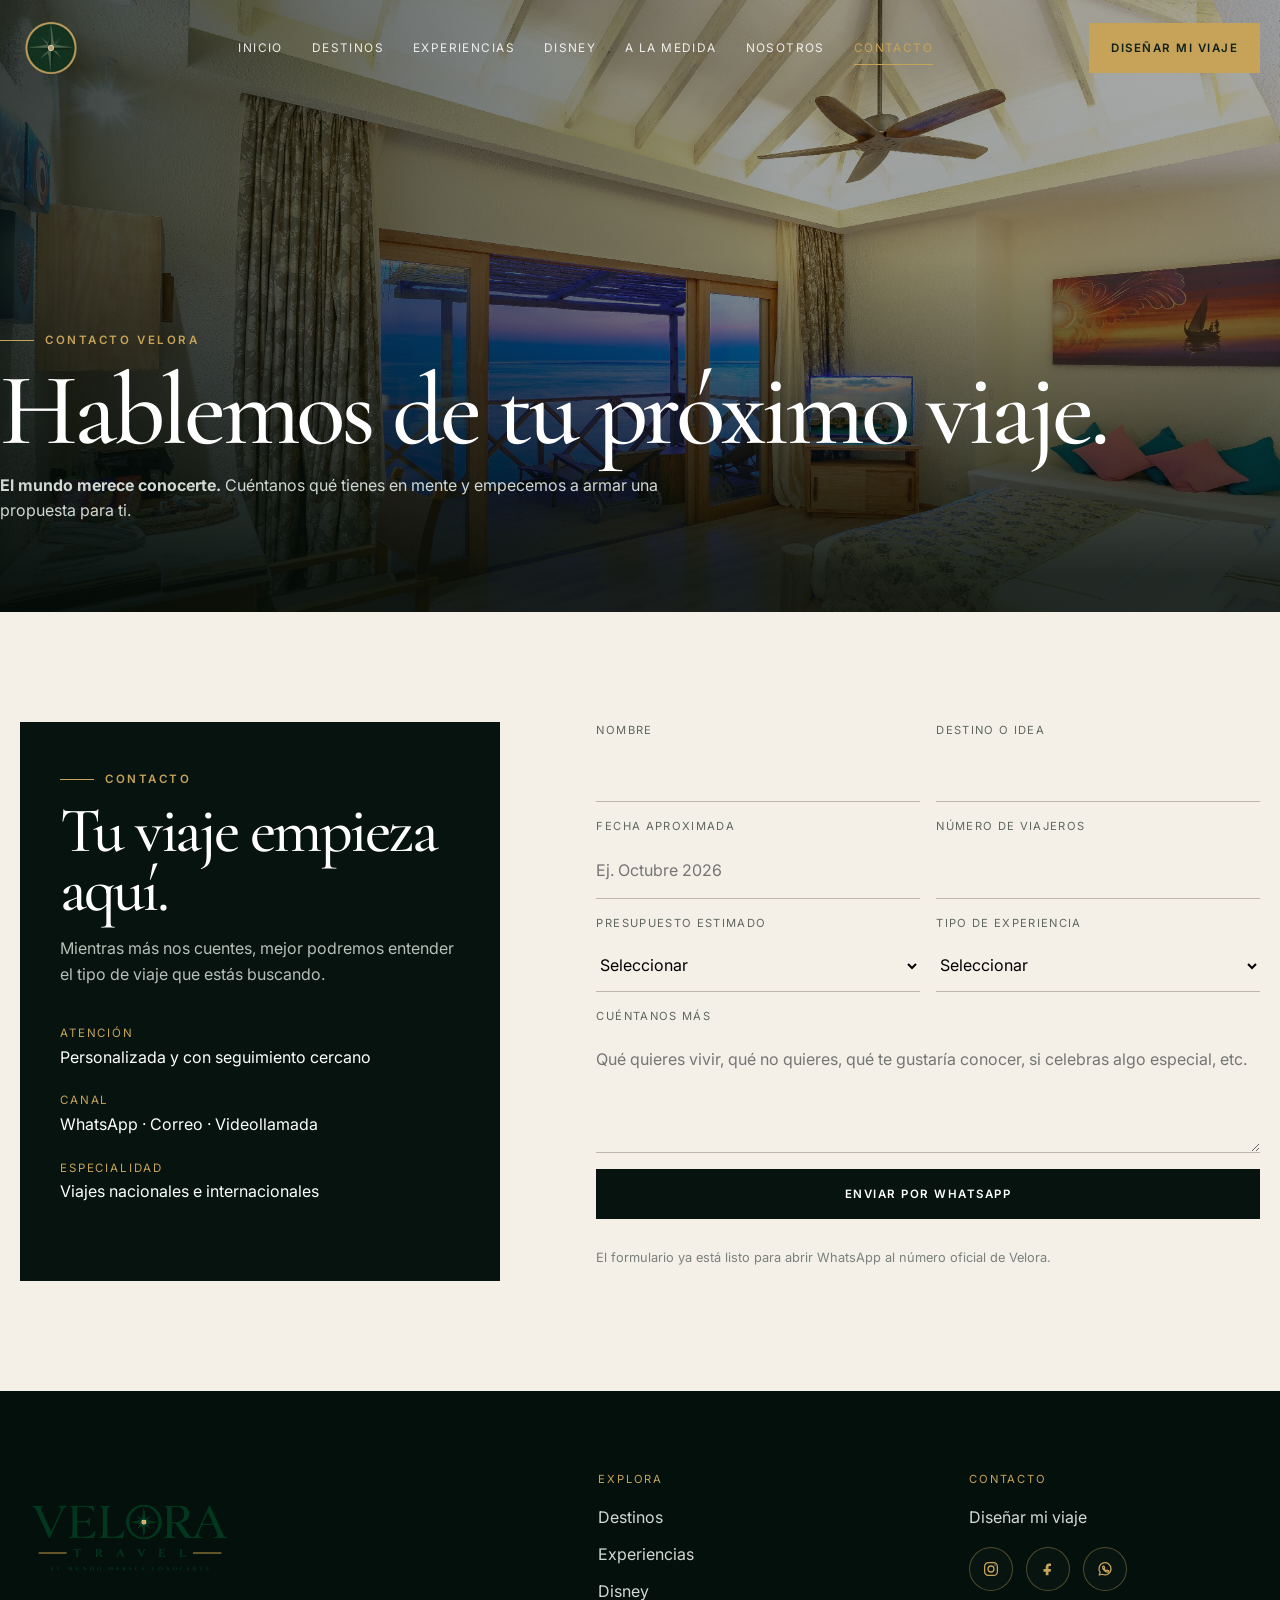
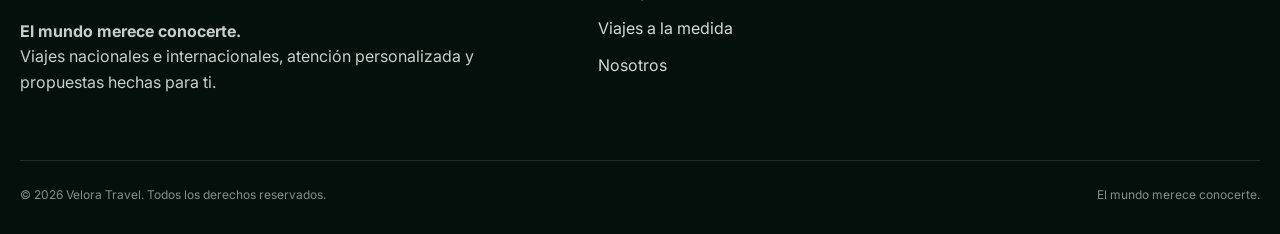
<file: contacto.html>
<!doctype html>
<html lang="es">
<head>
<meta charset="utf-8"/>
<meta content="width=device-width, initial-scale=1" name="viewport"/>
<title>Contacto | Velora Travel</title>
<meta content="Contacta a Velora Travel y comienza a planear tu próximo viaje por WhatsApp." name="description"/>
<link href="assets/img/velora-isotipo.png" rel="icon" type="image/png"/>
<link href="assets/css/styles.css" rel="stylesheet"/>
<meta content="#06130f" name="theme-color"/><link href="https://veloratravel.com.mx/contacto.html" rel="canonical"/><meta content="es_MX" property="og:locale"/><meta content="website" property="og:type"/><meta content="Velora Travel" property="og:site_name"/><meta content="Contacto | Velora Travel" property="og:title"/><meta content="Contacta a Velora Travel y comienza a planear tu próximo viaje por WhatsApp." property="og:description"/><meta content="https://veloratravel.com.mx/contacto.html" property="og:url"/><link href="https://fonts.googleapis.com" rel="preconnect"/><link crossorigin="anonymous" href="https://fonts.gstatic.com" rel="preconnect"/></head>
<body>
<header class="site-header">
<div class="container header-inner">
<a aria-label="Velora Travel" class="brand" href="index.html">
<img alt="Velora Travel" decoding="async" height="555" src="assets/img/velora-isotipo.png" width="555"/>
</a>
<nav aria-label="Navegación principal" class="nav" id="main-nav">
<a class="" href="index.html">Inicio</a>
<a class="" href="destinos.html">Destinos</a>
<a class="" href="experiencias.html">Experiencias</a>
<a class="" href="disney.html">Disney</a>
<a class="" href="viajes-a-medida.html">A la medida</a>
<a class="" href="nosotros.html">Nosotros</a>
<a class="active" href="contacto.html">Contacto</a>
</nav>
<div class="header-cta">
<a class="btn btn-gold" href="contacto.html">Diseñar mi viaje</a>
<button aria-controls="main-nav" aria-expanded="false" aria-label="Abrir menú" class="menu-toggle"><span></span></button>
</div>
</div>
</header>
<main>
<section class="page-hero">
<div class="hero-media">
<img alt="Habitación con vista al mar" decoding="async" height="1365" src="assets/img/contacto-hero.jpg" width="2048"/>
</div>
<div class="container hero-content">
<span class="eyebrow">Contacto Velora</span>
<h1 class="section-title">Hablemos de tu próximo viaje.</h1>
<p><strong>El mundo merece conocerte.</strong> Cuéntanos qué tienes en mente y empecemos a armar una propuesta para ti.</p>
</div>
</section>
<section class="section">
<div class="container contact-grid">
<aside class="contact-card reveal">
<span class="eyebrow">Contacto</span>
<h2 class="section-title">Tu viaje empieza aquí.</h2>
<p>Mientras más nos cuentes, mejor podremos entender el tipo de viaje que estás buscando.</p>
<div class="contact-list">
<div><span>Atención</span><div>Personalizada y con seguimiento cercano</div></div>
<div><span>Canal</span><div>WhatsApp · Correo · Videollamada</div></div>
<div><span>Especialidad</span><div>Viajes nacionales e internacionales</div></div>
</div>
</aside>
<form class="form reveal" id="travel-form">
<div class="field"><label for="nombre">Nombre</label><input id="nombre" name="nombre" required=""/></div>
<div class="field"><label for="destino">Destino o idea</label><input id="destino" name="destino"/></div>
<div class="field"><label for="fecha">Fecha aproximada</label><input id="fecha" name="fecha" placeholder="Ej. Octubre 2026"/></div>
<div class="field"><label for="viajeros">Número de viajeros</label><input id="viajeros" min="1" name="viajeros" type="number"/></div>
<div class="field"><label for="presupuesto">Presupuesto estimado</label><select id="presupuesto" name="presupuesto"><option value="">Seleccionar</option><option>$10,000 – $30,000 MXN</option><option>$30,000 – $60,000 MXN</option><option>$60,000 – $120,000 MXN</option><option>$120,000+ MXN</option></select></div>
<div class="field"><label for="experiencia">Tipo de experiencia</label><select id="experiencia" name="experiencia"><option value="">Seleccionar</option><option>Bacalar</option><option>Escapada nacional</option><option>Viaje internacional</option><option>Luna de miel</option><option>Viaje familiar</option><option>Otro</option></select></div>
<div class="field full"><label for="mensaje">Cuéntanos más</label><textarea id="mensaje" name="mensaje" placeholder="Qué quieres vivir, qué no quieres, qué te gustaría conocer, si celebras algo especial, etc."></textarea></div>
<div class="field full"><button class="btn btn-dark" type="submit">Enviar por WhatsApp</button></div>
<p class="form-note">El formulario ya está listo para abrir WhatsApp al número oficial de Velora.</p>
</form>
</div>
</section>
</main>
<footer class="site-footer">
<div class="container">
<div class="footer-grid">
<div>
<img alt="Velora Travel" class="footer-logo" decoding="async" height="941" src="assets/img/velora-logo.png" width="1672"/>
<p class="footer-copy"><strong>El mundo merece conocerte.</strong><br/>Viajes nacionales e internacionales, atención personalizada y propuestas hechas para ti.</p>
</div>
<div>
<div class="footer-title">Explora</div>
<div class="footer-links">
<a href="destinos.html">Destinos</a>
<a href="experiencias.html">Experiencias</a>
<a href="disney.html">Disney</a>
<a href="viajes-a-medida.html">Viajes a la medida</a>
<a href="nosotros.html">Nosotros</a>
</div>
</div>
<div>
<div class="footer-title">Contacto</div>
<div class="footer-links">
<a href="contacto.html">Diseñar mi viaje</a>
</div>
<div aria-label="Redes sociales de Velora Travel" class="footer-social">
<a aria-label="Instagram" class="social-btn" href="https://www.instagram.com/veloratravelmex?stkn=MWhrb2ZwYm1uaWZ1Ng==" rel="noopener" target="_blank">
<svg aria-hidden="true" viewbox="0 0 24 24"><rect height="17" rx="5" width="17" x="3.5" y="3.5"></rect><circle cx="12" cy="12" r="4"></circle><circle cx="17.4" cy="6.6" fill="currentColor" r=".9" stroke="none"></circle></svg>
</a>
<a aria-label="Facebook" class="social-btn" href="https://www.facebook.com/share/19ZoVcBiad/" rel="noopener" target="_blank">
<svg aria-hidden="true" viewbox="0 0 24 24"><path d="M14.5 8H16V4.8c-.7-.1-1.6-.2-2.6-.2-2.6 0-4.4 1.6-4.4 4.7V12H6v3.6h3v4.8h3.6v-4.8h2.9L16 12h-3.4V9.6c0-1 .3-1.6 1.9-1.6Z" fill="currentColor" stroke="none"></path></svg>
</a>
<a aria-label="WhatsApp" class="social-btn" href="https://wa.me/5215519000905" rel="noopener" target="_blank">
<svg aria-hidden="true" viewbox="0 0 24 24"><path d="M20 11.8A8 8 0 0 1 8.4 19l-4 1 1.1-3.8A8 8 0 1 1 20 11.8Z"></path><path d="M9.2 8.6c.2-.4.4-.4.6-.4h.5c.2 0 .4 0 .5.4l.7 1.7c.1.3 0 .4-.1.6l-.4.5c-.1.1-.2.3 0 .5.3.6 1 1.6 2.2 2.2.2.1.4.1.5 0l.5-.4c.2-.1.3-.2.6-.1l1.7.7c.4.1.4.3.4.5v.5c0 .2 0 .4-.4.6-.4.2-1 .4-1.6.3-.9-.1-2.1-.5-3.6-2-1.8-1.7-2.3-3.1-2.4-4 0-.5.1-1.1.3-1.5Z"></path></svg>
</a>
</div>
</div>
</div>
<div class="footer-bottom">
<span>© 2026 Velora Travel. Todos los derechos reservados.</span>
<span>El mundo merece conocerte.</span>
</div>
</div>
</footer>
<script src="assets/js/main.js"></script>
</body>
</html>
</file>
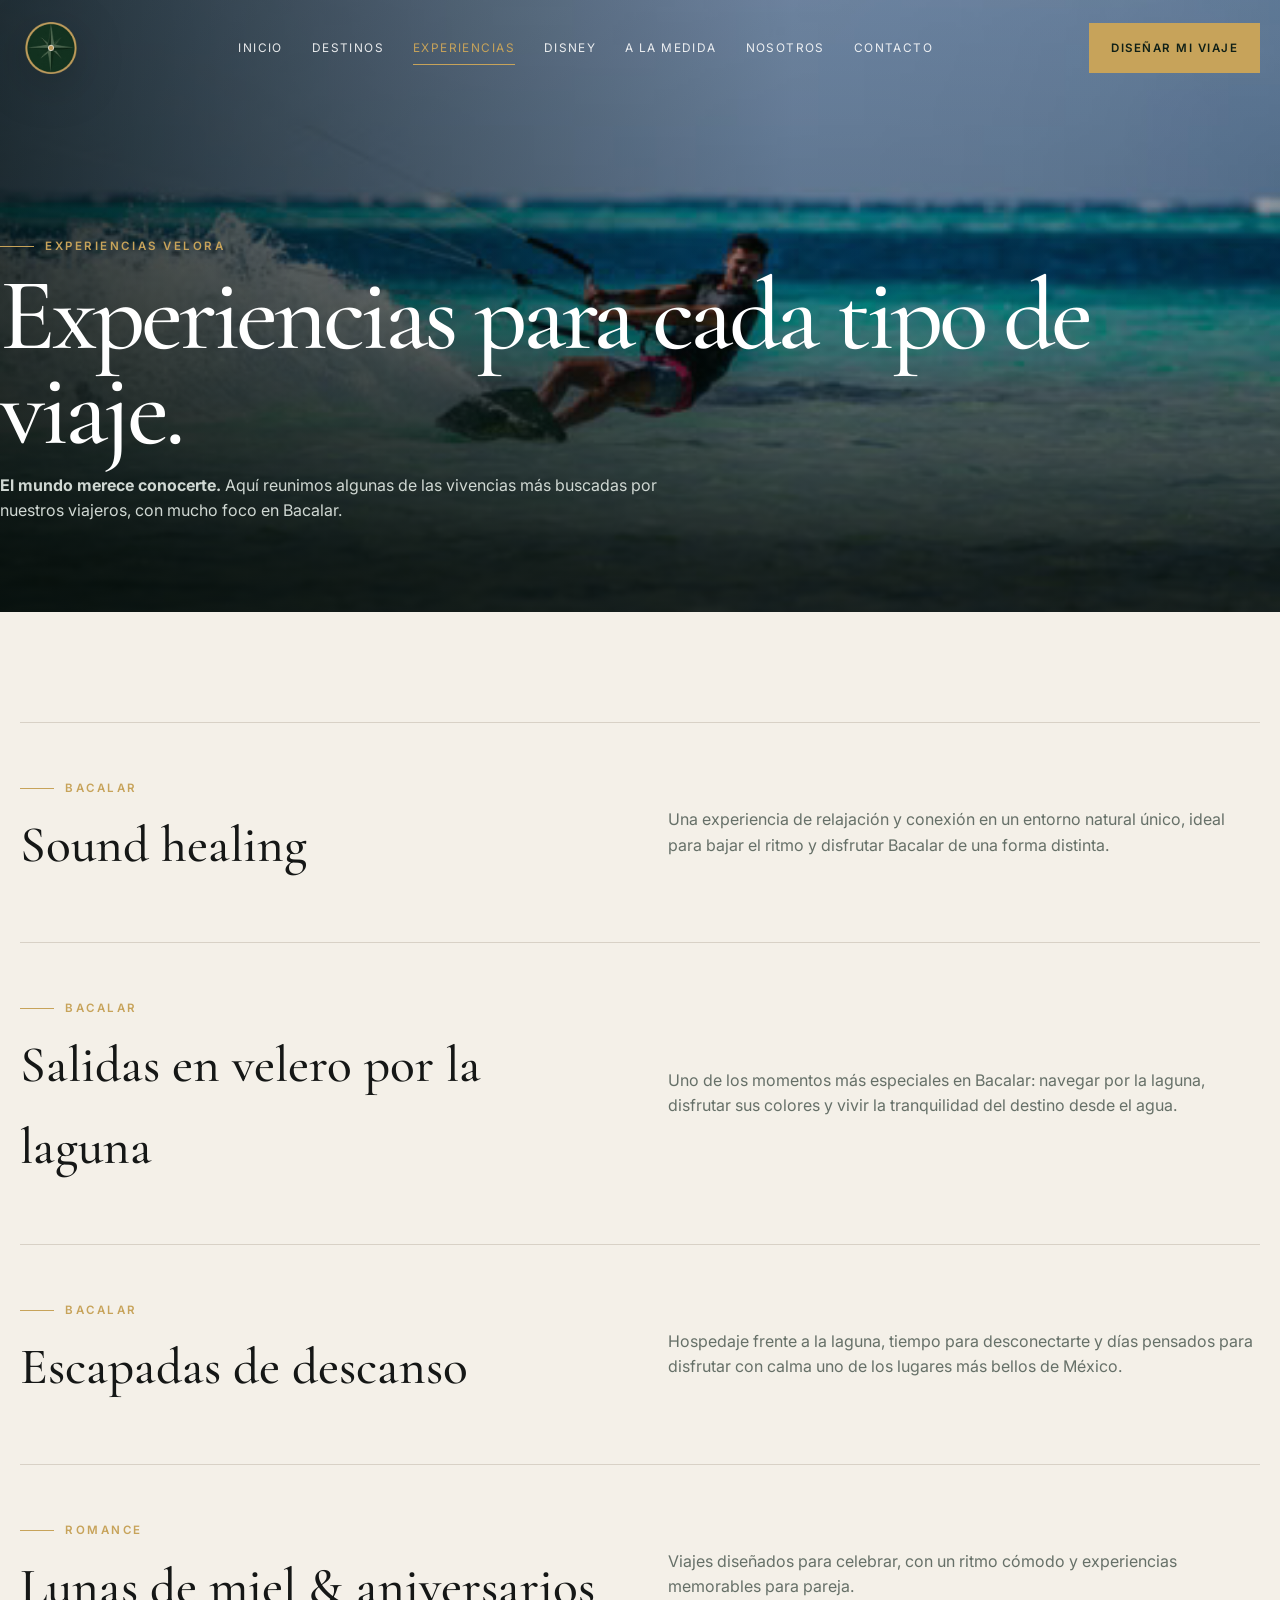
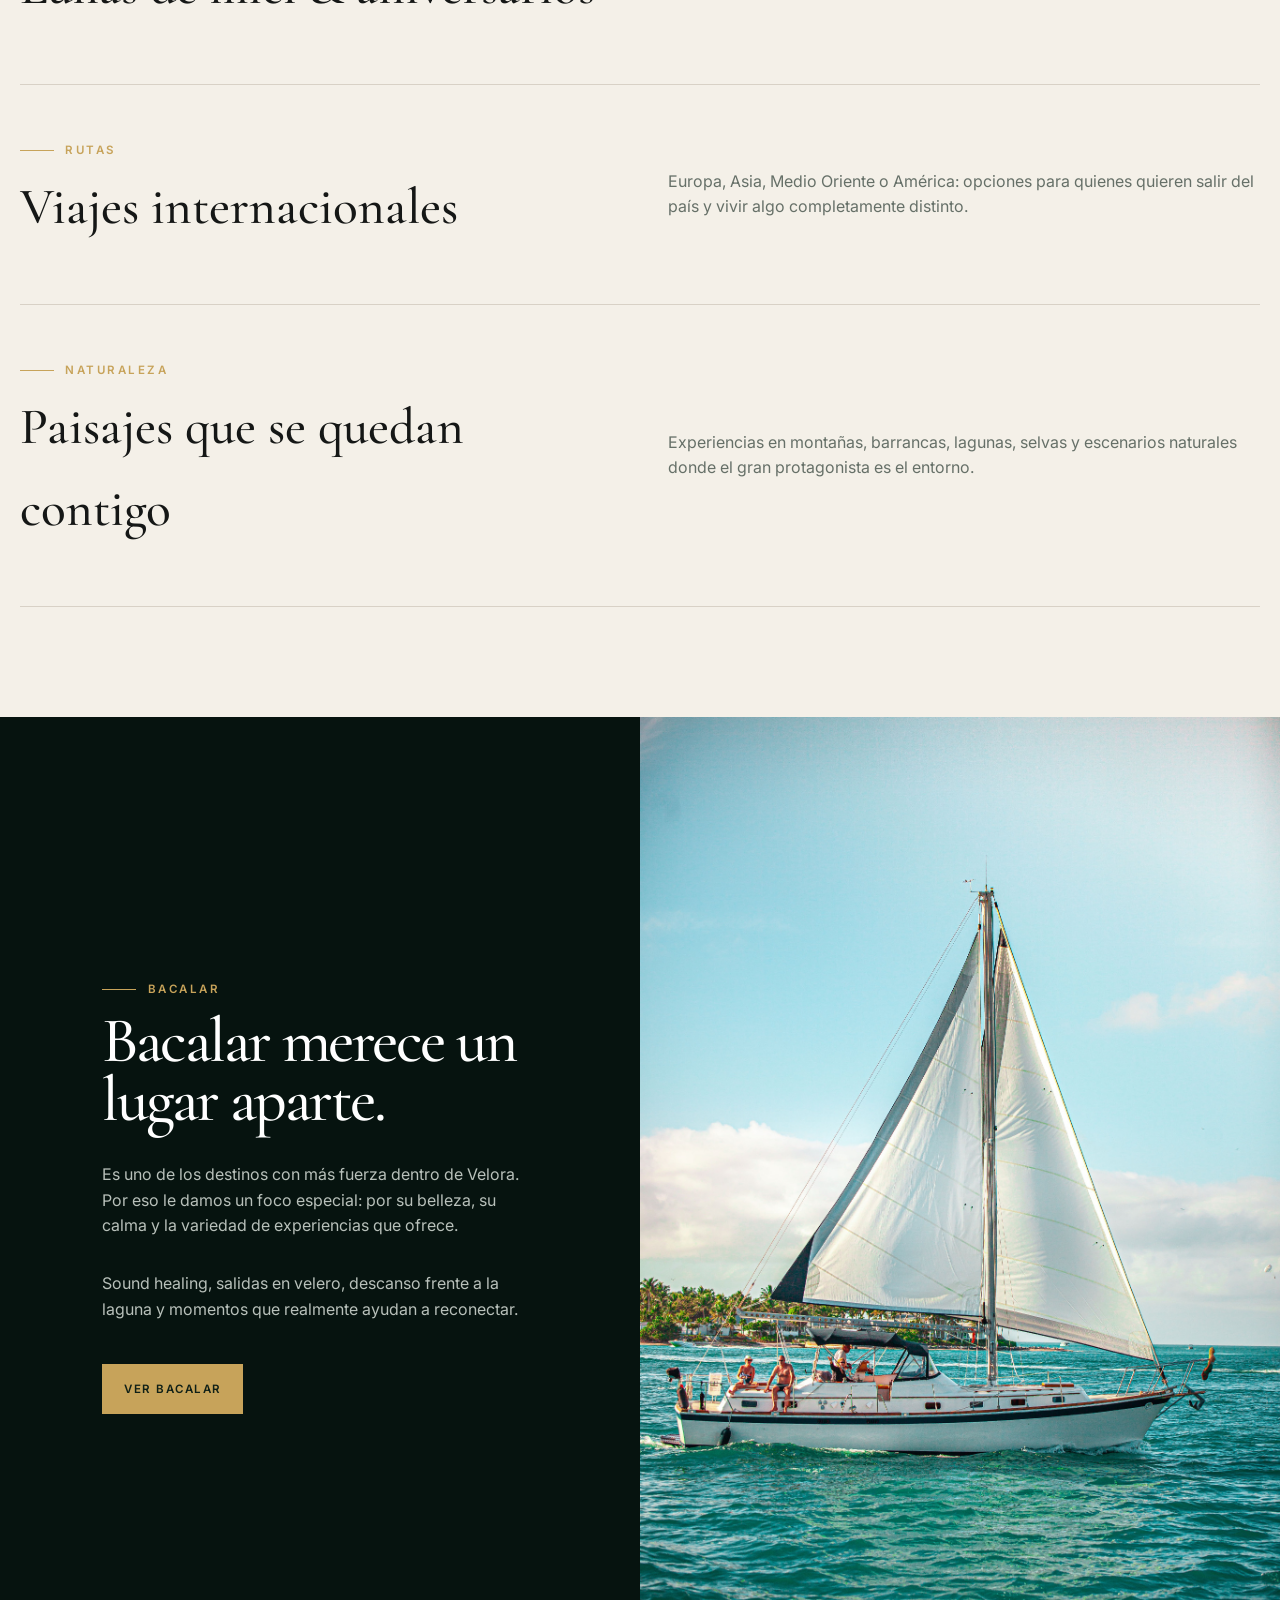
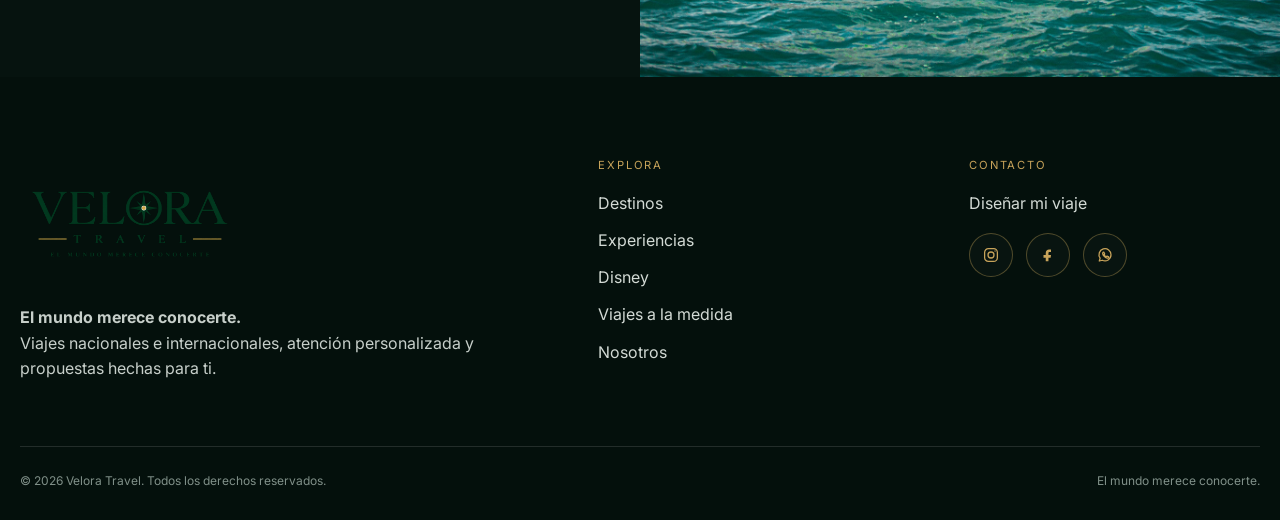
<file: experiencias.html>
<!doctype html>
<html lang="es">
<head>
<meta charset="utf-8"/>
<meta content="width=device-width, initial-scale=1" name="viewport"/>
<title>Experiencias | Velora Travel</title>
<meta content="Experiencias de viaje con Velora Travel: Bacalar, escapadas, lunas de miel, naturaleza y rutas internacionales." name="description"/>
<link href="assets/img/velora-isotipo.png" rel="icon" type="image/png"/>
<link href="assets/css/styles.css" rel="stylesheet"/>
<meta content="#06130f" name="theme-color"/><link href="https://veloratravel.com.mx/experiencias.html" rel="canonical"/><meta content="es_MX" property="og:locale"/><meta content="website" property="og:type"/><meta content="Velora Travel" property="og:site_name"/><meta content="Experiencias | Velora Travel" property="og:title"/><meta content="Experiencias de viaje con Velora Travel: Bacalar, escapadas, lunas de miel, naturaleza y rutas internacionales." property="og:description"/><meta content="https://veloratravel.com.mx/experiencias.html" property="og:url"/><link href="https://fonts.googleapis.com" rel="preconnect"/><link crossorigin="anonymous" href="https://fonts.gstatic.com" rel="preconnect"/><link href="https://images.unsplash.com" rel="preconnect"/></head>
<body>
<header class="site-header">
<div class="container header-inner">
<a aria-label="Velora Travel" class="brand" href="index.html">
<img alt="Velora Travel" decoding="async" height="555" src="assets/img/velora-isotipo.png" width="555"/>
</a>
<nav aria-label="Navegación principal" class="nav" id="main-nav">
<a class="" href="index.html">Inicio</a>
<a class="" href="destinos.html">Destinos</a>
<a class="active" href="experiencias.html">Experiencias</a>
<a class="" href="disney.html">Disney</a>
<a class="" href="viajes-a-medida.html">A la medida</a>
<a class="" href="nosotros.html">Nosotros</a>
<a class="" href="contacto.html">Contacto</a>
</nav>
<div class="header-cta">
<a class="btn btn-gold" href="contacto.html">Diseñar mi viaje</a>
<button aria-controls="main-nav" aria-expanded="false" aria-label="Abrir menú" class="menu-toggle"><span></span></button>
</div>
</div>
</header>
<main>
<section class="page-hero">
<div class="hero-media">
<img alt="Persona practicando kitesurf en mar turquesa" decoding="async" src="assets/img/experiencias-hero-kitesurf.png"/>
</div>
<div class="container hero-content">
<span class="eyebrow">Experiencias Velora</span>
<h1 class="section-title">Experiencias para cada tipo de viaje.</h1>
<p><strong>El mundo merece conocerte.</strong> Aquí reunimos algunas de las vivencias más buscadas por nuestros viajeros, con mucho foco en Bacalar.</p>
</div>
</section>
<section class="section">
<div class="container">
<div class="experience-row reveal"><div><span class="eyebrow">Bacalar</span><h3>Sound healing</h3></div><p>Una experiencia de relajación y conexión en un entorno natural único, ideal para bajar el ritmo y disfrutar Bacalar de una forma distinta.</p></div>
<div class="experience-row reveal"><div><span class="eyebrow">Bacalar</span><h3>Salidas en velero por la laguna</h3></div><p>Uno de los momentos más especiales en Bacalar: navegar por la laguna, disfrutar sus colores y vivir la tranquilidad del destino desde el agua.</p></div>
<div class="experience-row reveal"><div><span class="eyebrow">Bacalar</span><h3>Escapadas de descanso</h3></div><p>Hospedaje frente a la laguna, tiempo para desconectarte y días pensados para disfrutar con calma uno de los lugares más bellos de México.</p></div>
<div class="experience-row reveal"><div><span class="eyebrow">Romance</span><h3>Lunas de miel &amp; aniversarios</h3></div><p>Viajes diseñados para celebrar, con un ritmo cómodo y experiencias memorables para pareja.</p></div>
<div class="experience-row reveal"><div><span class="eyebrow">Rutas</span><h3>Viajes internacionales</h3></div><p>Europa, Asia, Medio Oriente o América: opciones para quienes quieren salir del país y vivir algo completamente distinto.</p></div>
<div class="experience-row reveal"><div><span class="eyebrow">Naturaleza</span><h3>Paisajes que se quedan contigo</h3></div><p>Experiencias en montañas, barrancas, lagunas, selvas y escenarios naturales donde el gran protagonista es el entorno.</p></div>
</div>
</section>
<section class="editorial">
<div class="editorial-copy">
<span class="eyebrow">Bacalar</span>
<h2 class="section-title">Bacalar merece un lugar aparte.</h2>
<p>Es uno de los destinos con más fuerza dentro de Velora. Por eso le damos un foco especial: por su belleza, su calma y la variedad de experiencias que ofrece.</p>
<p>Sound healing, salidas en velero, descanso frente a la laguna y momentos que realmente ayudan a reconectar.</p>
<div style="margin-top:1.6rem"><a class="btn btn-gold" href="destinos.html">Ver Bacalar</a></div>
</div>
<div class="editorial-media">
<img alt="Velero en Bacalar" decoding="async" height="2048" loading="lazy" src="assets/img/bacalar-velero.jpg" width="1365"/>
</div>
</section>
</main>
<footer class="site-footer">
<div class="container">
<div class="footer-grid">
<div>
<img alt="Velora Travel" class="footer-logo" decoding="async" height="941" src="assets/img/velora-logo.png" width="1672"/>
<p class="footer-copy"><strong>El mundo merece conocerte.</strong><br/>Viajes nacionales e internacionales, atención personalizada y propuestas hechas para ti.</p>
</div>
<div>
<div class="footer-title">Explora</div>
<div class="footer-links">
<a href="destinos.html">Destinos</a>
<a href="experiencias.html">Experiencias</a>
<a href="disney.html">Disney</a>
<a href="viajes-a-medida.html">Viajes a la medida</a>
<a href="nosotros.html">Nosotros</a>
</div>
</div>
<div>
<div class="footer-title">Contacto</div>
<div class="footer-links">
<a href="contacto.html">Diseñar mi viaje</a>
</div>
<div aria-label="Redes sociales de Velora Travel" class="footer-social">
<a aria-label="Instagram" class="social-btn" href="#">
<svg aria-hidden="true" viewbox="0 0 24 24"><rect height="17" rx="5" width="17" x="3.5" y="3.5"></rect><circle cx="12" cy="12" r="4"></circle><circle cx="17.4" cy="6.6" fill="currentColor" r=".9" stroke="none"></circle></svg>
</a>
<a aria-label="Facebook" class="social-btn" href="#">
<svg aria-hidden="true" viewbox="0 0 24 24"><path d="M14.5 8H16V4.8c-.7-.1-1.6-.2-2.6-.2-2.6 0-4.4 1.6-4.4 4.7V12H6v3.6h3v4.8h3.6v-4.8h2.9L16 12h-3.4V9.6c0-1 .3-1.6 1.9-1.6Z" fill="currentColor" stroke="none"></path></svg>
</a>
<a aria-label="WhatsApp" class="social-btn" href="https://wa.me/5215519000905" rel="noopener" target="_blank">
<svg aria-hidden="true" viewbox="0 0 24 24"><path d="M20 11.8A8 8 0 0 1 8.4 19l-4 1 1.1-3.8A8 8 0 1 1 20 11.8Z"></path><path d="M9.2 8.6c.2-.4.4-.4.6-.4h.5c.2 0 .4 0 .5.4l.7 1.7c.1.3 0 .4-.1.6l-.4.5c-.1.1-.2.3 0 .5.3.6 1 1.6 2.2 2.2.2.1.4.1.5 0l.5-.4c.2-.1.3-.2.6-.1l1.7.7c.4.1.4.3.4.5v.5c0 .2 0 .4-.4.6-.4.2-1 .4-1.6.3-.9-.1-2.1-.5-3.6-2-1.8-1.7-2.3-3.1-2.4-4 0-.5.1-1.1.3-1.5Z"></path></svg>
</a>
</div>
</div>
</div>
<div class="footer-bottom">
<span>© 2026 Velora Travel. Todos los derechos reservados.</span>
<span>El mundo merece conocerte.</span>
</div>
</div>
</footer>
<script src="assets/js/main.js"></script>
</body>
</html>
</file>
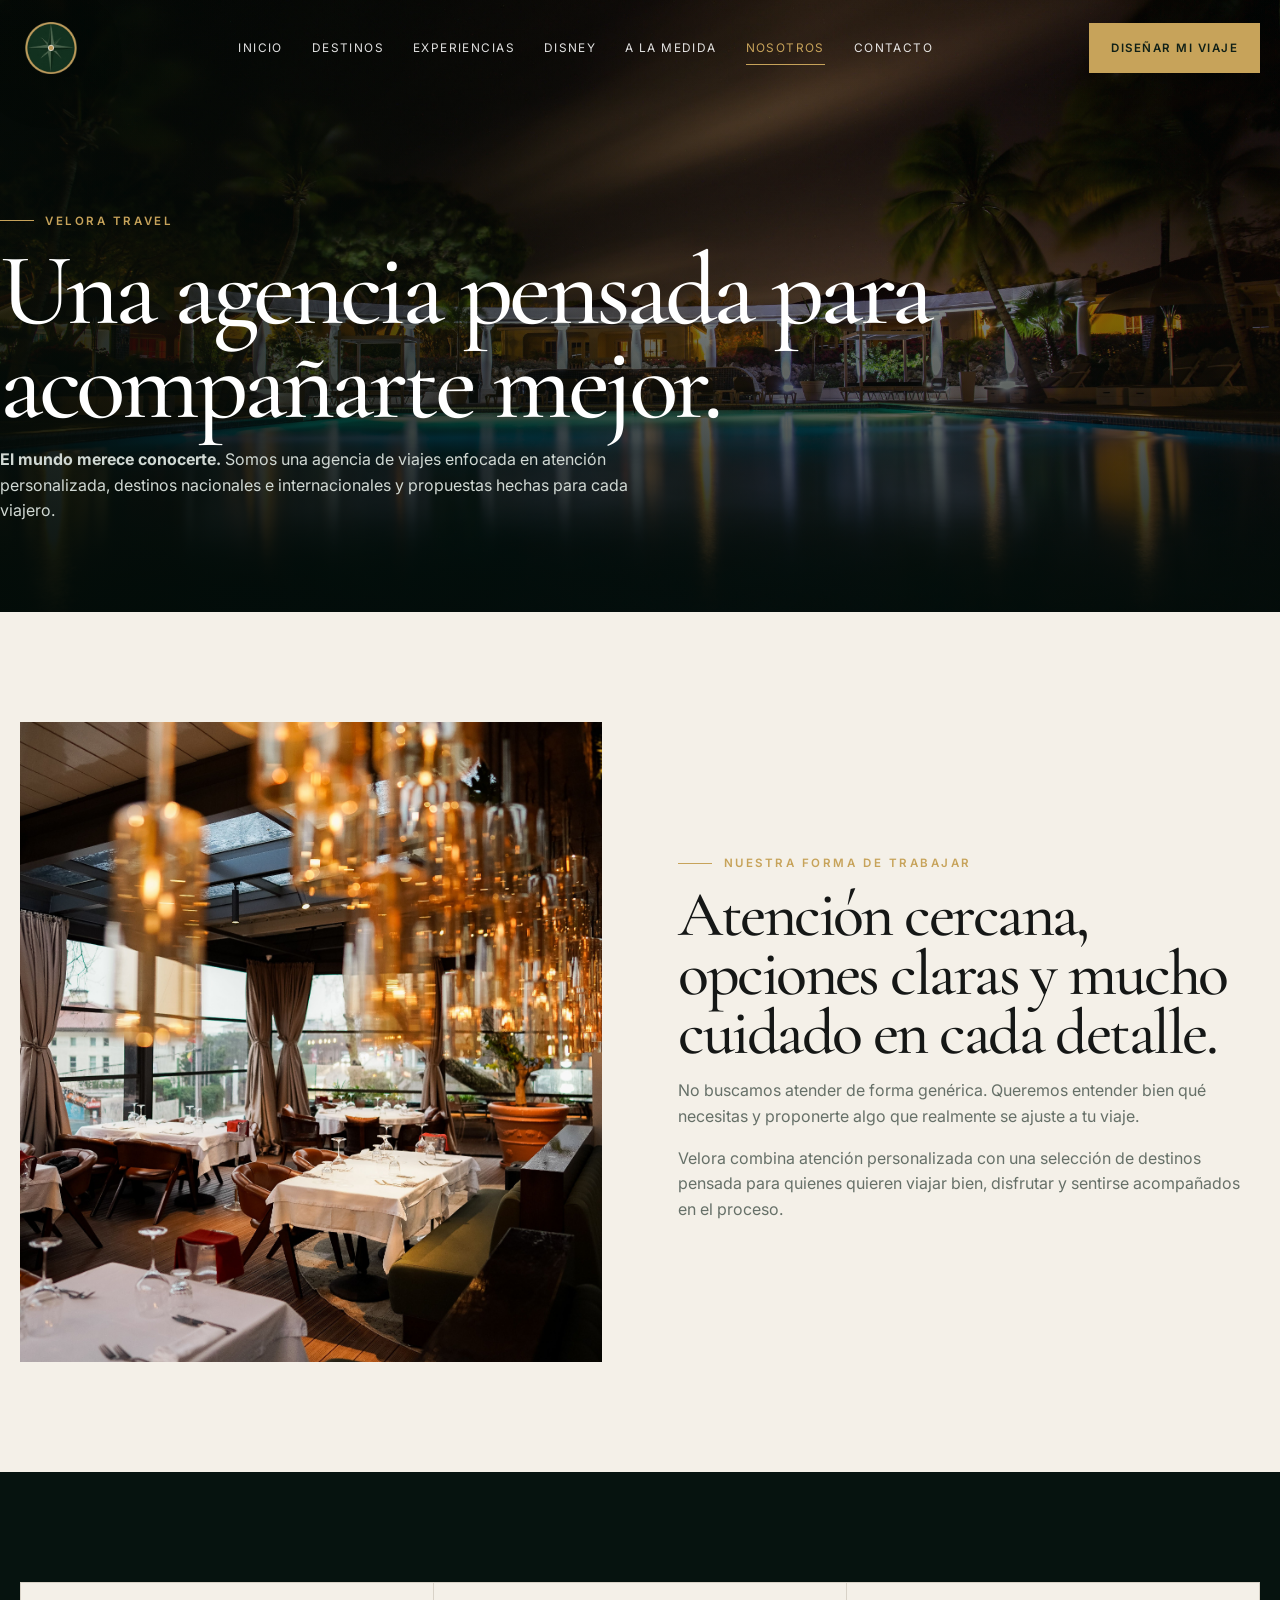
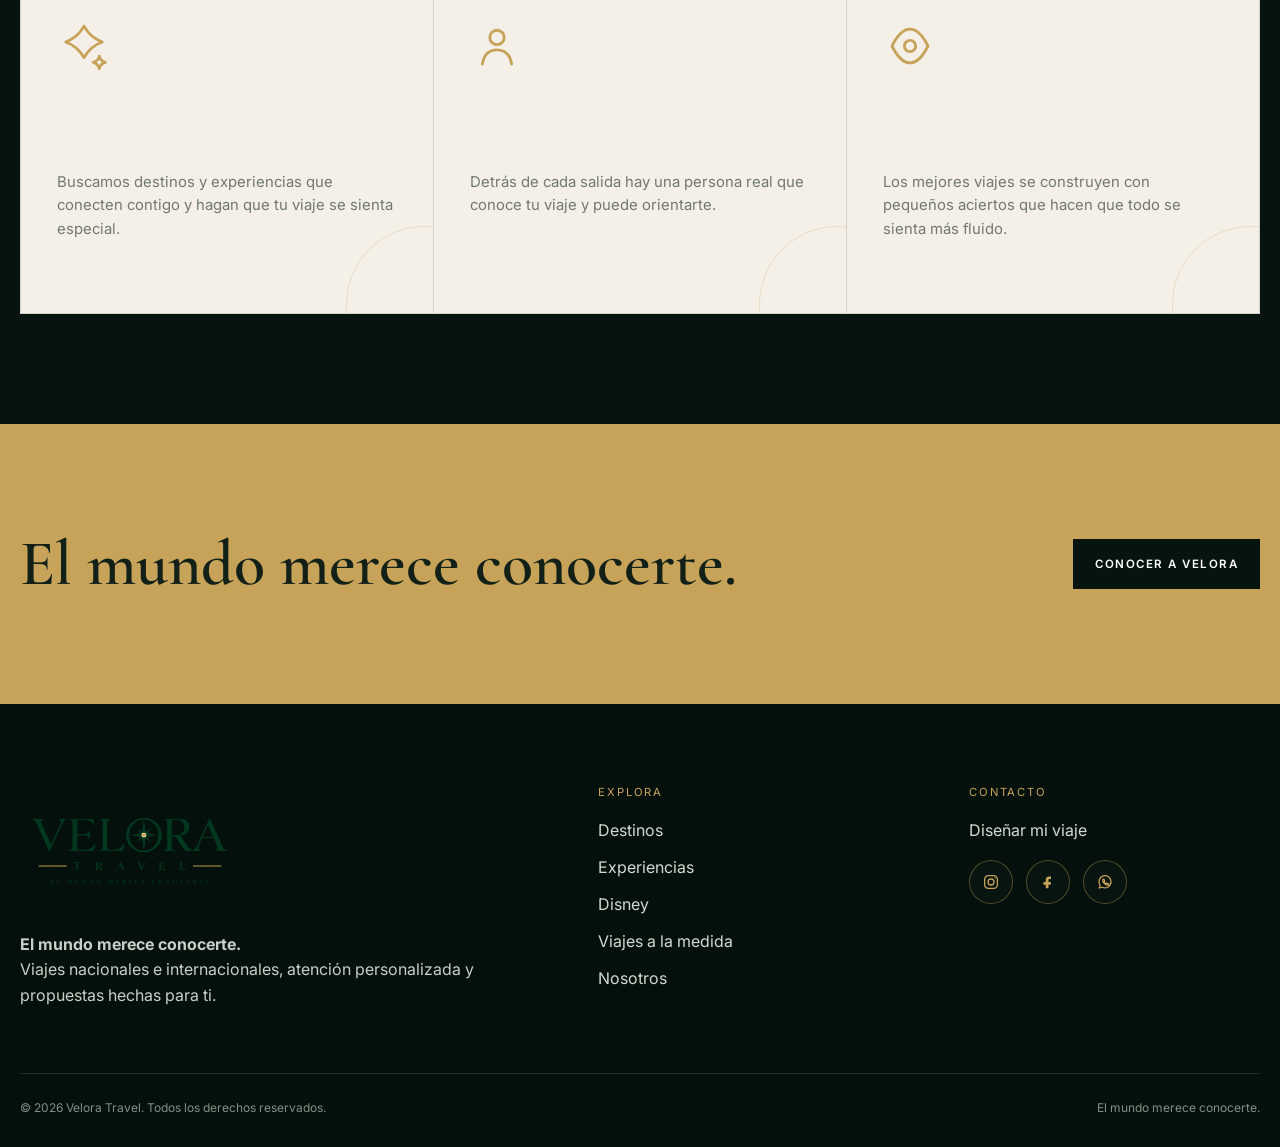
<file: nosotros.html>
<!doctype html>
<html lang="es">
<head>
<meta charset="utf-8"/>
<meta content="width=device-width, initial-scale=1" name="viewport"/>
<title>Nosotros | Velora Travel</title>
<meta content="Conoce Velora Travel, una agencia enfocada en atención personalizada y viajes nacionales e internacionales." name="description"/>
<link href="assets/img/velora-isotipo.png" rel="icon" type="image/png"/>
<link href="assets/css/styles.css" rel="stylesheet"/>
<meta content="#06130f" name="theme-color"/><link href="https://veloratravel.com.mx/nosotros.html" rel="canonical"/><meta content="es_MX" property="og:locale"/><meta content="website" property="og:type"/><meta content="Velora Travel" property="og:site_name"/><meta content="Nosotros | Velora Travel" property="og:title"/><meta content="Conoce Velora Travel, una agencia enfocada en atención personalizada y viajes nacionales e internacionales." property="og:description"/><meta content="https://veloratravel.com.mx/nosotros.html" property="og:url"/><link href="https://fonts.googleapis.com" rel="preconnect"/><link crossorigin="anonymous" href="https://fonts.gstatic.com" rel="preconnect"/></head>
<body>
<header class="site-header">
<div class="container header-inner">
<a aria-label="Velora Travel" class="brand" href="index.html">
<img alt="Velora Travel" decoding="async" height="555" src="assets/img/velora-isotipo.png" width="555"/>
</a>
<nav aria-label="Navegación principal" class="nav" id="main-nav">
<a class="" href="index.html">Inicio</a>
<a class="" href="destinos.html">Destinos</a>
<a class="" href="experiencias.html">Experiencias</a>
<a class="" href="disney.html">Disney</a>
<a class="" href="viajes-a-medida.html">A la medida</a>
<a class="active" href="nosotros.html">Nosotros</a>
<a class="" href="contacto.html">Contacto</a>
</nav>
<div class="header-cta">
<a class="btn btn-gold" href="contacto.html">Diseñar mi viaje</a>
<button aria-controls="main-nav" aria-expanded="false" aria-label="Abrir menú" class="menu-toggle"><span></span></button>
</div>
</div>
</header>
<main>
<section class="page-hero">
<div class="hero-media">
<img alt="Hotel con alberca por la noche" decoding="async" height="1237" src="assets/img/nosotros-hero.jpg" width="2048"/>
</div>
<div class="container hero-content">
<span class="eyebrow">Velora Travel</span>
<h1 class="section-title">Una agencia pensada para acompañarte mejor.</h1>
<p><strong>El mundo merece conocerte.</strong> Somos una agencia de viajes enfocada en atención personalizada, destinos nacionales e internacionales y propuestas hechas para cada viajero.</p>
</div>
</section>
<section class="section">
<div class="container about-grid">
<img alt="Espacio elegante de restaurante" class="reveal" decoding="async" height="2048" loading="lazy" src="assets/img/nosotros-trabajo.jpg" width="1365"/>
<div class="about-copy reveal">
<span class="eyebrow">Nuestra forma de trabajar</span>
<h2 class="section-title">Atención cercana, opciones claras y mucho cuidado en cada detalle.</h2>
<p>No buscamos atender de forma genérica. Queremos entender bien qué necesitas y proponerte algo que realmente se ajuste a tu viaje.</p>
<p>Velora combina atención personalizada con una selección de destinos pensada para quienes quieren viajar bien, disfrutar y sentirse acompañados en el proceso.</p>
</div>
</div>
</section>
<section class="section section-dark">
<div class="container">
<div class="feature-grid">
<article class="feature reveal"><span aria-hidden="true" class="feature-icon"><svg viewbox="0 0 24 24"><path d="M12 3.2c1.8 3.3 4.5 5.7 8.1 7-3.6 1.3-6.3 3.7-8.1 7-1.8-3.3-4.5-5.7-8.1-7 3.6-1.3 6.3-3.7 8.1-7Z"></path><path d="M18.8 16.5c.4 1.6 1.1 2.4 2.7 2.8-1.6.4-2.3 1.2-2.7 2.8-.4-1.6-1.1-2.4-2.7-2.8 1.6-.4 2.3-1.2 2.7-2.8Z"></path></svg></span><h3>Buen gusto</h3><p>Buscamos destinos y experiencias que conecten contigo y hagan que tu viaje se sienta especial.</p></article>
<article class="feature reveal"><span aria-hidden="true" class="feature-icon"><svg viewbox="0 0 24 24"><circle cx="12" cy="8.2" r="3.2"></circle><path d="M5.5 20c.7-4.2 3-6.3 6.5-6.3S17.8 15.8 18.5 20"></path></svg></span><h3>Atención personalizada</h3><p>Detrás de cada salida hay una persona real que conoce tu viaje y puede orientarte.</p></article>
<article class="feature reveal"><span aria-hidden="true" class="feature-icon"><svg viewbox="0 0 24 24"><path d="M4 12c2.5-5 5.3-7.5 8-7.5s5.5 2.5 8 7.5c-2.5 5-5.3 7.5-8 7.5S6.5 17 4 12Z"></path><circle cx="12" cy="12" r="2.5"></circle></svg></span><h3>Detalle</h3><p>Los mejores viajes se construyen con pequeños aciertos que hacen que todo se sienta más fluido.</p></article>
</div>
</div>
</section>
<section class="cta-banner">
<div class="container">
<h2>El mundo merece conocerte.</h2>
<a class="btn btn-dark" href="contacto.html">Conocer a Velora</a>
</div>
</section>
</main>
<footer class="site-footer">
<div class="container">
<div class="footer-grid">
<div>
<img alt="Velora Travel" class="footer-logo" decoding="async" height="941" src="assets/img/velora-logo.png" width="1672"/>
<p class="footer-copy"><strong>El mundo merece conocerte.</strong><br/>Viajes nacionales e internacionales, atención personalizada y propuestas hechas para ti.</p>
</div>
<div>
<div class="footer-title">Explora</div>
<div class="footer-links">
<a href="destinos.html">Destinos</a>
<a href="experiencias.html">Experiencias</a>
<a href="disney.html">Disney</a>
<a href="viajes-a-medida.html">Viajes a la medida</a>
<a href="nosotros.html">Nosotros</a>
</div>
</div>
<div>
<div class="footer-title">Contacto</div>
<div class="footer-links">
<a href="contacto.html">Diseñar mi viaje</a>
</div>
<div aria-label="Redes sociales de Velora Travel" class="footer-social">
<a aria-label="Instagram" class="social-btn" href="#">
<svg aria-hidden="true" viewbox="0 0 24 24"><rect height="17" rx="5" width="17" x="3.5" y="3.5"></rect><circle cx="12" cy="12" r="4"></circle><circle cx="17.4" cy="6.6" fill="currentColor" r=".9" stroke="none"></circle></svg>
</a>
<a aria-label="Facebook" class="social-btn" href="#">
<svg aria-hidden="true" viewbox="0 0 24 24"><path d="M14.5 8H16V4.8c-.7-.1-1.6-.2-2.6-.2-2.6 0-4.4 1.6-4.4 4.7V12H6v3.6h3v4.8h3.6v-4.8h2.9L16 12h-3.4V9.6c0-1 .3-1.6 1.9-1.6Z" fill="currentColor" stroke="none"></path></svg>
</a>
<a aria-label="WhatsApp" class="social-btn" href="https://wa.me/5215519000905" rel="noopener" target="_blank">
<svg aria-hidden="true" viewbox="0 0 24 24"><path d="M20 11.8A8 8 0 0 1 8.4 19l-4 1 1.1-3.8A8 8 0 1 1 20 11.8Z"></path><path d="M9.2 8.6c.2-.4.4-.4.6-.4h.5c.2 0 .4 0 .5.4l.7 1.7c.1.3 0 .4-.1.6l-.4.5c-.1.1-.2.3 0 .5.3.6 1 1.6 2.2 2.2.2.1.4.1.5 0l.5-.4c.2-.1.3-.2.6-.1l1.7.7c.4.1.4.3.4.5v.5c0 .2 0 .4-.4.6-.4.2-1 .4-1.6.3-.9-.1-2.1-.5-3.6-2-1.8-1.7-2.3-3.1-2.4-4 0-.5.1-1.1.3-1.5Z"></path></svg>
</a>
</div>
</div>
</div>
<div class="footer-bottom">
<span>© 2026 Velora Travel. Todos los derechos reservados.</span>
<span>El mundo merece conocerte.</span>
</div>
</div>
</footer>
<script src="assets/js/main.js"></script>
</body>
</html>
</file>
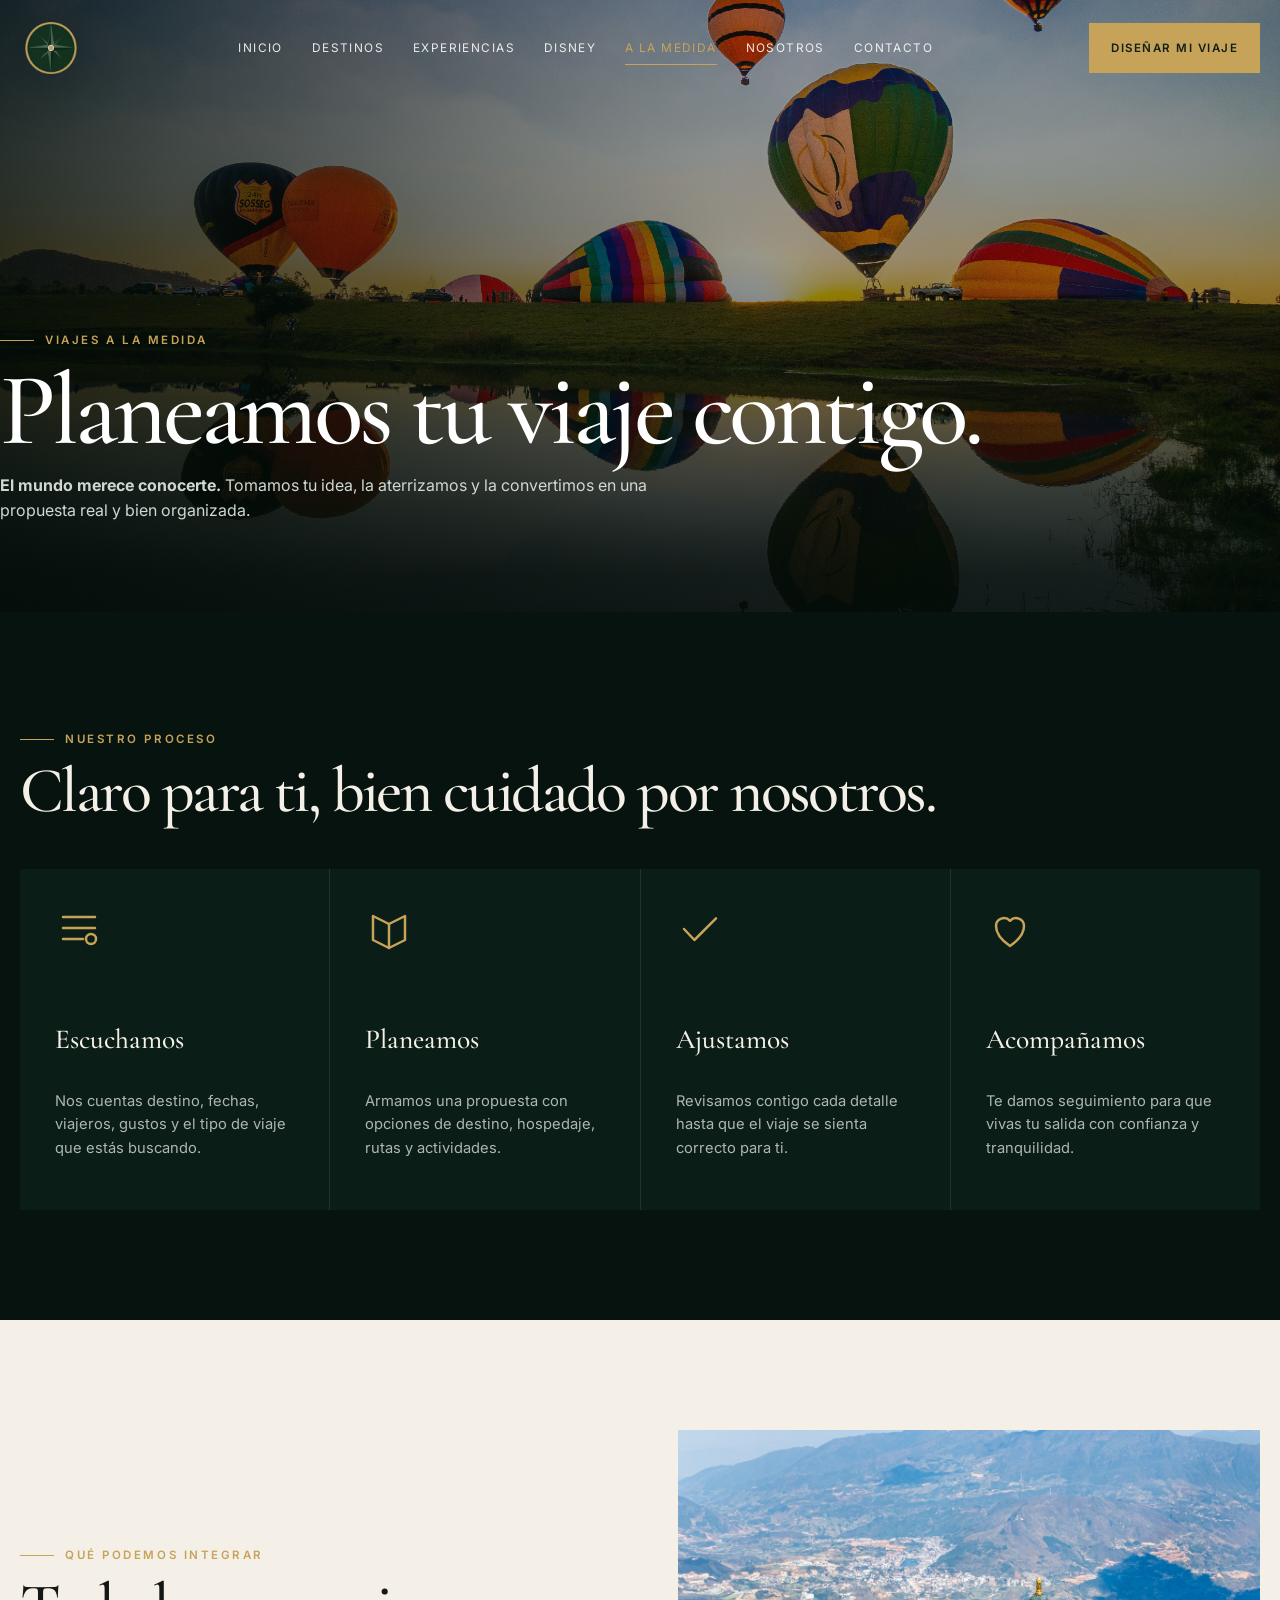
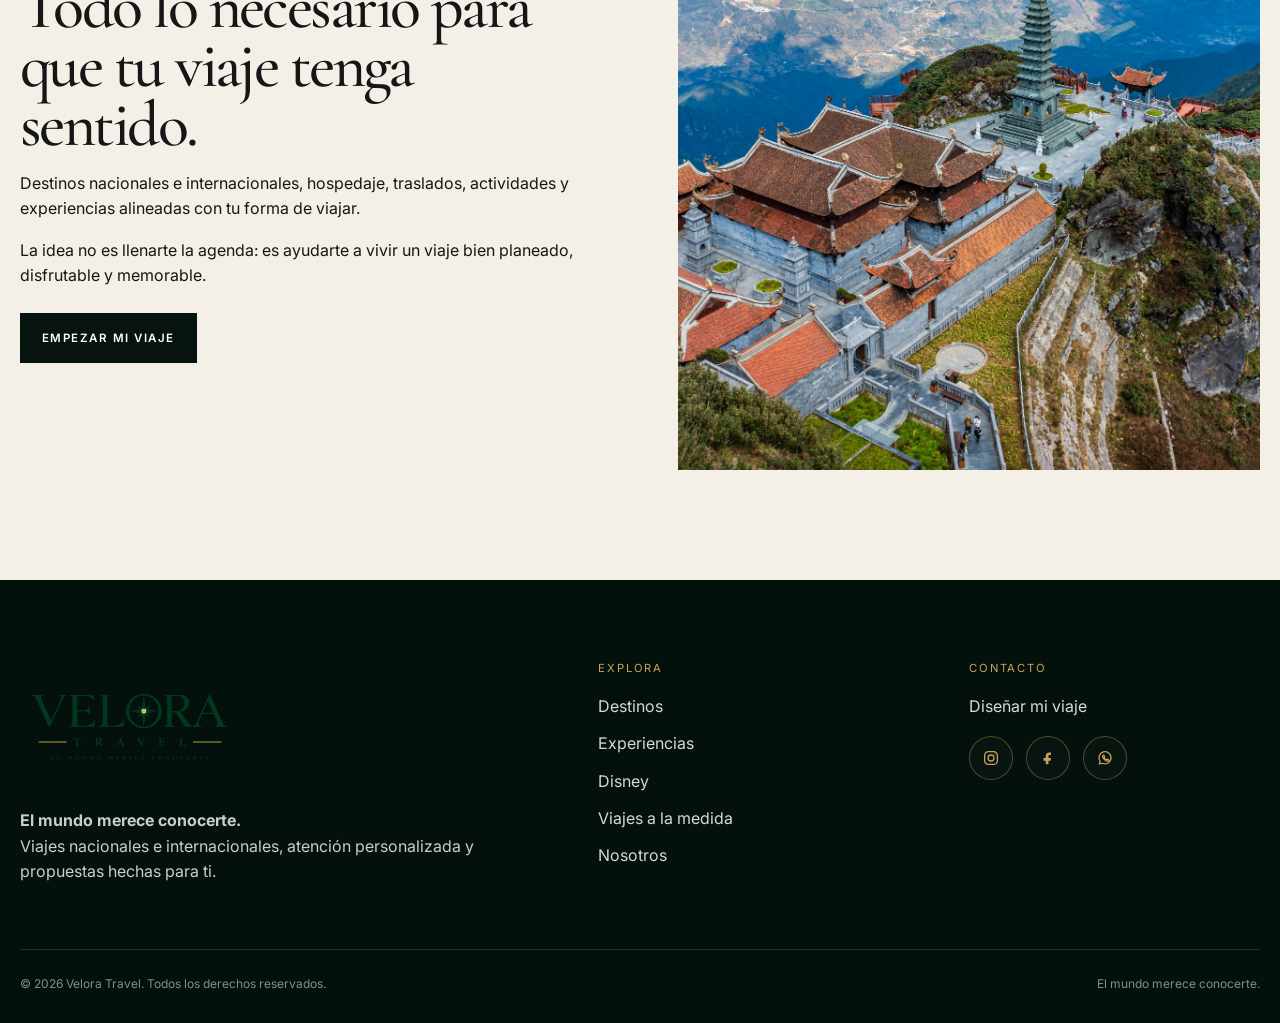
<file: viajes-a-medida.html>
<!doctype html>
<html lang="es">
<head>
<meta charset="utf-8"/>
<meta content="width=device-width, initial-scale=1" name="viewport"/>
<title>Viajes a la medida | Velora Travel</title>
<meta content="Planeamos viajes personalizados de acuerdo con tus fechas, gustos, presupuesto y forma de viajar." name="description"/>
<link href="assets/img/velora-isotipo.png" rel="icon" type="image/png"/>
<link href="assets/css/styles.css" rel="stylesheet"/>
<meta content="#06130f" name="theme-color"/><link href="https://veloratravel.com.mx/viajes-a-medida.html" rel="canonical"/><meta content="es_MX" property="og:locale"/><meta content="website" property="og:type"/><meta content="Velora Travel" property="og:site_name"/><meta content="Viajes a la medida | Velora Travel" property="og:title"/><meta content="Planeamos viajes personalizados de acuerdo con tus fechas, gustos, presupuesto y forma de viajar." property="og:description"/><meta content="https://veloratravel.com.mx/viajes-a-medida.html" property="og:url"/><link href="https://fonts.googleapis.com" rel="preconnect"/><link crossorigin="anonymous" href="https://fonts.gstatic.com" rel="preconnect"/></head>
<body>
<header class="site-header">
<div class="container header-inner">
<a aria-label="Velora Travel" class="brand" href="index.html">
<img alt="Velora Travel" decoding="async" height="555" src="assets/img/velora-isotipo.png" width="555"/>
</a>
<nav aria-label="Navegación principal" class="nav" id="main-nav">
<a class="" href="index.html">Inicio</a>
<a class="" href="destinos.html">Destinos</a>
<a class="" href="experiencias.html">Experiencias</a>
<a class="" href="disney.html">Disney</a>
<a class="active" href="viajes-a-medida.html">A la medida</a>
<a class="" href="nosotros.html">Nosotros</a>
<a class="" href="contacto.html">Contacto</a>
</nav>
<div class="header-cta">
<a class="btn btn-gold" href="contacto.html">Diseñar mi viaje</a>
<button aria-controls="main-nav" aria-expanded="false" aria-label="Abrir menú" class="menu-toggle"><span></span></button>
</div>
</div>
</header>
<main>
<section class="page-hero">
<div class="hero-media">
<img alt="Globos aerostáticos al amanecer" decoding="async" height="1365" src="assets/img/medida-hero-globos.jpg" width="2048"/>
</div>
<div class="container hero-content">
<span class="eyebrow">Viajes a la medida</span>
<h1 class="section-title">Planeamos tu viaje contigo.</h1>
<p><strong>El mundo merece conocerte.</strong> Tomamos tu idea, la aterrizamos y la convertimos en una propuesta real y bien organizada.</p>
</div>
</section>
<section class="section section-dark">
<div class="container">
<span class="eyebrow">Nuestro proceso</span>
<h2 class="section-title">Claro para ti, bien cuidado por nosotros.</h2>
<div class="steps reveal">
<div class="step"><span aria-hidden="true" class="step-icon"><svg viewbox="0 0 24 24"><path d="M4 6.5h16M4 12h16M4 17.5h10"></path><circle cx="18" cy="17.5" r="2.5"></circle></svg></span><h3>Escuchamos</h3><p>Nos cuentas destino, fechas, viajeros, gustos y el tipo de viaje que estás buscando.</p></div>
<div class="step"><span aria-hidden="true" class="step-icon"><svg viewbox="0 0 24 24"><path d="M4 18V6l8 4 8-4v12l-8 4-8-4Z"></path><path d="M12 10v12"></path></svg></span><h3>Planeamos</h3><p>Armamos una propuesta con opciones de destino, hospedaje, rutas y actividades.</p></div>
<div class="step"><span aria-hidden="true" class="step-icon"><svg viewbox="0 0 24 24"><path d="M4 12.5 9.2 18 20 7.2"></path></svg></span><h3>Ajustamos</h3><p>Revisamos contigo cada detalle hasta que el viaje se sienta correcto para ti.</p></div>
<div class="step"><span aria-hidden="true" class="step-icon"><svg viewbox="0 0 24 24"><path d="M12 21c4.4-3 7-6.2 7-10a4 4 0 0 0-7-2.6A4 4 0 0 0 5 11c0 3.8 2.6 7 7 10Z"></path></svg></span><h3>Acompañamos</h3><p>Te damos seguimiento para que vivas tu salida con confianza y tranquilidad.</p></div>
</div>
</div>
</section>
<section class="section">
<div class="container about-grid">
<div class="reveal">
<span class="eyebrow">Qué podemos integrar</span>
<h2 class="section-title">Todo lo necesario para que tu viaje tenga sentido.</h2>
<p>Destinos nacionales e internacionales, hospedaje, traslados, actividades y experiencias alineadas con tu forma de viajar.</p>
<p>La idea no es llenarte la agenda: es ayudarte a vivir un viaje bien planeado, disfrutable y memorable.</p>
<div style="margin-top:1.5rem"><a class="btn btn-dark" href="contacto.html">Empezar mi viaje</a></div>
</div>
<img alt="Paisaje" class="reveal" decoding="async" height="1365" loading="lazy" src="assets/img/hero-sapa.jpg" width="2048"/>
</div>
</section>
</main>
<footer class="site-footer">
<div class="container">
<div class="footer-grid">
<div>
<img alt="Velora Travel" class="footer-logo" decoding="async" height="941" src="assets/img/velora-logo.png" width="1672"/>
<p class="footer-copy"><strong>El mundo merece conocerte.</strong><br/>Viajes nacionales e internacionales, atención personalizada y propuestas hechas para ti.</p>
</div>
<div>
<div class="footer-title">Explora</div>
<div class="footer-links">
<a href="destinos.html">Destinos</a>
<a href="experiencias.html">Experiencias</a>
<a href="disney.html">Disney</a>
<a href="viajes-a-medida.html">Viajes a la medida</a>
<a href="nosotros.html">Nosotros</a>
</div>
</div>
<div>
<div class="footer-title">Contacto</div>
<div class="footer-links">
<a href="contacto.html">Diseñar mi viaje</a>
</div>
<div aria-label="Redes sociales de Velora Travel" class="footer-social">
<a aria-label="Instagram" class="social-btn" href="#">
<svg aria-hidden="true" viewbox="0 0 24 24"><rect height="17" rx="5" width="17" x="3.5" y="3.5"></rect><circle cx="12" cy="12" r="4"></circle><circle cx="17.4" cy="6.6" fill="currentColor" r=".9" stroke="none"></circle></svg>
</a>
<a aria-label="Facebook" class="social-btn" href="#">
<svg aria-hidden="true" viewbox="0 0 24 24"><path d="M14.5 8H16V4.8c-.7-.1-1.6-.2-2.6-.2-2.6 0-4.4 1.6-4.4 4.7V12H6v3.6h3v4.8h3.6v-4.8h2.9L16 12h-3.4V9.6c0-1 .3-1.6 1.9-1.6Z" fill="currentColor" stroke="none"></path></svg>
</a>
<a aria-label="WhatsApp" class="social-btn" href="https://wa.me/5215519000905" rel="noopener" target="_blank">
<svg aria-hidden="true" viewbox="0 0 24 24"><path d="M20 11.8A8 8 0 0 1 8.4 19l-4 1 1.1-3.8A8 8 0 1 1 20 11.8Z"></path><path d="M9.2 8.6c.2-.4.4-.4.6-.4h.5c.2 0 .4 0 .5.4l.7 1.7c.1.3 0 .4-.1.6l-.4.5c-.1.1-.2.3 0 .5.3.6 1 1.6 2.2 2.2.2.1.4.1.5 0l.5-.4c.2-.1.3-.2.6-.1l1.7.7c.4.1.4.3.4.5v.5c0 .2 0 .4-.4.6-.4.2-1 .4-1.6.3-.9-.1-2.1-.5-3.6-2-1.8-1.7-2.3-3.1-2.4-4 0-.5.1-1.1.3-1.5Z"></path></svg>
</a>
</div>
</div>
</div>
<div class="footer-bottom">
<span>© 2026 Velora Travel. Todos los derechos reservados.</span>
<span>El mundo merece conocerte.</span>
</div>
</div>
</footer>
<script src="assets/js/main.js"></script>
</body>
</html>
</file>
<file: assets/css/styles.css>
@import url('https://fonts.googleapis.com/css2?family=Cormorant+Garamond:wght@400;500;600;700&family=Inter:wght@300;400;500;600&display=swap');

:root{
  --green-950:#06130f;
  --green-900:#0a1d16;
  --green-800:#103225;
  --green-700:#174534;
  --gold:#c7a35a;
  --gold-soft:#ddc78e;
  --ivory:#f4f0e8;
  --ivory-strong:#f9f5ee;
  --sand:#d8d0c4;
  --ink:#151716;
  --muted:#6a726d;
  --white:#ffffff;
  --max:1280px;
}
*{box-sizing:border-box}
html{scroll-behavior:smooth}
body{
  margin:0;
  font-family:'Inter',sans-serif;
  background:var(--ivory);
  color:var(--ink);
  line-height:1.6;
}
body.menu-open{overflow:hidden}
img{display:block;max-width:100%;height:auto}
a{text-decoration:none;color:inherit}
button,input,textarea,select{font:inherit}
.container{width:min(calc(100% - 40px),var(--max));margin-inline:auto}

.eyebrow{
  display:inline-flex;
  align-items:center;
  gap:.7rem;
  font-size:.72rem;
  letter-spacing:.22em;
  text-transform:uppercase;
  font-weight:600;
  color:var(--gold);
}
.eyebrow::before{
  content:"";
  width:34px;
  height:1px;
  background:currentColor;
}
.section{padding:110px 0}
.section-dark{background:var(--green-950);color:var(--ivory)}
.section-title{
  margin:.85rem 0 1rem;
  font-family:'Cormorant Garamond',serif;
  font-weight:500;
  line-height:.92;
  letter-spacing:-.04em;
  font-size:clamp(2.8rem,5vw,5.15rem);
}
.section-lead{max-width:720px;color:#636a65}
.section-dark .section-lead{color:#aeb7b1}
.lead-copy{max-width:760px;color:#616963}

.btn{
  display:inline-flex;align-items:center;justify-content:center;gap:.65rem;
  min-height:50px;padding:0 1.3rem;border:1px solid transparent;
  text-transform:uppercase;letter-spacing:.13em;font-size:.72rem;font-weight:600;
  cursor:pointer;transition:transform .3s ease, background .3s ease, color .3s ease, border-color .3s ease;
}
.btn:hover{transform:translateY(-2px)}
.btn-gold{background:var(--gold);color:#102017}
.btn-gold:hover{background:var(--gold-soft)}
.btn-outline{border-color:rgba(255,255,255,.36);color:white;background:transparent}
.btn-outline:hover{border-color:var(--gold);color:var(--gold)}
.btn-dark{background:var(--green-950);color:white}
.btn-dark:hover{background:var(--green-700)}

.site-header{
  position:fixed;inset:0 0 auto 0;z-index:50;
  color:white;transition:.35s ease;
}
.site-header.scrolled{
  background:rgba(6,19,15,.94);
  backdrop-filter:blur(14px);
  box-shadow:0 10px 30px rgba(0,0,0,.12);
}
.header-inner{
  min-height:96px;
  display:grid;
  grid-template-columns:auto 1fr auto;
  align-items:center;
  gap:2rem;
}
.brand{
  width:62px;height:62px;
  display:flex;align-items:center;justify-content:center;
}
.brand img{
  width:52px;height:52px;object-fit:contain;object-position:center;
  filter:drop-shadow(0 10px 24px rgba(0,0,0,.18));
}
.nav{display:flex;justify-content:center;gap:1.8rem}
.nav a{
  font-size:.74rem;letter-spacing:.12em;text-transform:uppercase;
  color:rgba(255,255,255,.88);position:relative;
}
.nav a::after{
  content:"";position:absolute;left:0;right:100%;bottom:-8px;height:1px;
  background:var(--gold);transition:.3s ease;
}
.nav a:hover::after,.nav a.active::after{right:0}
.nav a.active{color:var(--gold)}
.header-cta{display:flex;align-items:center;gap:1rem}
.menu-toggle{
  display:none;width:44px;height:44px;border:1px solid rgba(255,255,255,.25);
  background:transparent;color:white;align-items:center;justify-content:center;
}
.menu-toggle span,.menu-toggle span::before,.menu-toggle span::after{
  display:block;width:18px;height:1px;background:currentColor;position:relative;
}
.menu-toggle span::before,.menu-toggle span::after{content:"";position:absolute;left:0}
.menu-toggle span::before{top:-6px}
.menu-toggle span::after{top:6px}

.hero,.page-hero{
  position:relative;overflow:hidden;background:var(--green-950);color:white;
}
.hero{
  min-height:100svh;display:flex;align-items:end;
}
.page-hero{
  min-height:68svh;display:flex;align-items:end;
}
.hero-media{position:absolute;inset:0}
.hero-media::after{
  content:"";position:absolute;inset:0;
  background:
    linear-gradient(180deg,rgba(3,12,8,.22),rgba(3,12,8,.3) 42%,rgba(3,12,8,.86) 94%),
    linear-gradient(90deg,rgba(3,12,8,.72),rgba(3,12,8,.12) 62%);
}
.hero-media img{
  width:100%;height:100%;object-fit:cover;
  animation:slowZoom 18s ease-in-out infinite alternate;
}
.page-hero .hero-media img{animation:slowZoom 22s ease-in-out infinite alternate}
@keyframes slowZoom{from{transform:scale(1.01)}to{transform:scale(1.07)}}
.hero-content{position:relative;z-index:2;width:100%;padding:180px 0 88px}
.page-hero .hero-content{padding-bottom:72px}
.hero-grid{
  display:grid;grid-template-columns:minmax(0,1.2fr) minmax(300px,.8fr);
  gap:4.5rem;align-items:end;
}
.hero h1{
  margin:1rem 0 1.3rem;max-width:880px;
  font-family:'Cormorant Garamond',serif;font-weight:500;
  font-size:clamp(4.2rem,8.6vw,8rem);line-height:.83;letter-spacing:-.055em;
}
.hero h1 em{color:var(--gold-soft);font-weight:400}
.hero-copy{max-width:560px;color:#d4ddd8;font-size:1.03rem}
.hero-actions{display:flex;gap:.8rem;flex-wrap:wrap;margin-top:2rem}
.hero-note{
  border-left:1px solid rgba(255,255,255,.35);padding-left:1.5rem;color:#d2d9d5;
  max-width:360px;
}
.hero-note strong{
  display:block;margin-bottom:.5rem;color:white;
  font-family:'Cormorant Garamond',serif;font-size:1.8rem;font-weight:500;
}
.page-hero h1{font-size:clamp(4rem,8vw,7rem);margin:.8rem 0}
.page-hero p{max-width:680px;color:#d0d8d3}

.intro-grid{
  display:grid;grid-template-columns:.84fr 1.16fr;gap:6rem;align-items:start;
}
.intro-copy p{max-width:740px;color:#5e6761;font-size:1.04rem}
.signature{
  margin-top:2rem;font-family:'Cormorant Garamond',serif;
  font-style:italic;font-size:1.7rem;color:var(--green-700);
}

.feature-grid{
  display:grid;grid-template-columns:repeat(3,1fr);gap:1px;
  background:#d8d2c7;border:1px solid #d8d2c7;
}
.feature{
  background:var(--ivory);padding:2.25rem;min-height:330px;position:relative;
  overflow:hidden;transition:transform .4s ease, background .4s ease, box-shadow .4s ease;
}
.feature::after{
  content:"";position:absolute;right:-70px;bottom:-70px;width:155px;height:155px;
  border:1px solid rgba(199,163,90,.28);border-radius:50%;transition:transform .5s ease, opacity .5s ease;
}
.feature:hover{transform:translateY(-5px);background:#f8f4ed;box-shadow:0 24px 55px rgba(6,19,15,.08);z-index:2}
.feature:hover::after{transform:scale(1.18);opacity:.75}
.feature-icon,.step-icon{
  width:54px;height:54px;display:inline-flex;align-items:center;justify-content:center;
  color:var(--gold);transition:transform .4s ease, color .4s ease;
}
.feature:hover .feature-icon,.step:hover .step-icon{transform:translateY(-4px) rotate(2deg);color:var(--green-700)}
.feature-icon svg,.step-icon svg{
  width:100%;height:100%;fill:none;stroke:currentColor;stroke-width:1.25;
  stroke-linecap:round;stroke-linejoin:round;
}
.feature h3{
  margin:2.6rem 0 .7rem;font-family:'Cormorant Garamond',serif;
  font-size:2.1rem;line-height:1;font-weight:600;
}
.feature p{color:#707871;font-size:.93rem;max-width:340px}

.destinations-grid{
  display:grid;grid-template-columns:1.15fr .85fr .85fr;grid-auto-rows:310px;
  gap:16px;margin-top:3rem;
}
.destination-card{
  position:relative;overflow:hidden;color:white;isolation:isolate;
}
.destination-card:first-child{grid-row:span 2}
.destination-card img{
  width:100%;height:100%;object-fit:cover;transition:transform .8s cubic-bezier(.2,.7,.2,1);
}
.destination-card::after{
  content:"";position:absolute;inset:0;background:linear-gradient(180deg,rgba(3,12,8,.03),rgba(3,12,8,.74));
}
.destination-card:hover img{transform:scale(1.06)}
.destination-meta{position:absolute;z-index:2;left:1.5rem;right:1.5rem;bottom:1.35rem}
.destination-meta small{
  text-transform:uppercase;letter-spacing:.16em;color:var(--gold-soft);font-size:.68rem;
}
.destination-meta h3{
  margin:.25rem 0 0;font-family:'Cormorant Garamond',serif;font-size:2rem;font-weight:500;
}

.editorial{
  display:grid;grid-template-columns:1fr 1fr;min-height:700px;
}
.editorial-media img{width:100%;height:100%;object-fit:cover}
.editorial-copy{
  background:var(--green-950);color:white;padding:8vw;
  display:flex;flex-direction:column;justify-content:center;
}
.editorial-copy p{color:#b8c0ba;max-width:560px}

.experience-row{
  display:grid;grid-template-columns:1fr 1fr;gap:3.5rem;align-items:center;
  padding:3rem 0;border-top:1px solid #d8d1c6;
}
.experience-row:last-child{border-bottom:1px solid #d8d1c6}
.experience-row h3{
  margin:.45rem 0;font-family:'Cormorant Garamond',serif;font-weight:500;
  font-size:clamp(2.2rem,4vw,3.75rem);
}
.experience-row p{color:#667068;max-width:620px}

.testimonial{
  max-width:900px;margin:auto;text-align:center;
}
.testimonial-mark{
  width:78px;height:78px;object-fit:contain;margin:0 auto 1.5rem;
  filter:drop-shadow(0 12px 28px rgba(0,0,0,.18));animation:markFloat 6s ease-in-out infinite;
}
@keyframes markFloat{0%,100%{transform:translateY(0)}50%{transform:translateY(-7px)}}
.testimonial blockquote{
  margin:1rem 0;font-family:'Cormorant Garamond',serif;
  font-size:clamp(2.6rem,5vw,4.9rem);line-height:1.02;font-weight:500;
}
.testimonial-copy{max-width:650px;margin:1rem auto 0;color:#aeb6b1}

.collection-group + .collection-group{margin-top:5rem}
.group-heading{display:flex;align-items:end;justify-content:space-between;gap:2rem;margin-bottom:1.4rem}
.group-heading p{max-width:760px;color:#687069;margin:0}
.collection-grid{display:grid;grid-template-columns:repeat(2,1fr);gap:24px}
.collection-card{
  background:white;overflow:hidden;box-shadow:0 16px 50px rgba(0,0,0,.06);
  transition:transform .45s ease, box-shadow .45s ease;
}
.collection-card:hover{transform:translateY(-6px);box-shadow:0 26px 70px rgba(6,19,15,.11)}
.collection-card img{width:100%;height:360px;object-fit:cover;transition:transform .8s cubic-bezier(.2,.7,.2,1)}
.collection-card:hover img{transform:scale(1.035)}
.collection-body{padding:1.8rem}
.collection-body h3{font-family:'Cormorant Garamond',serif;font-size:2.25rem;margin:.1rem 0 .8rem}
.collection-body p{color:#727a74}
.tags{display:flex;gap:.5rem;flex-wrap:wrap;margin-top:1rem}
.tag{font-size:.65rem;text-transform:uppercase;letter-spacing:.12em;border:1px solid #d8d0c6;padding:.45rem .7rem}

.steps{
  display:grid;grid-template-columns:repeat(4,1fr);gap:1px;background:rgba(255,255,255,.12);margin-top:3rem;
}
.step{
  padding:2.2rem;background:var(--green-900);min-height:280px;
  transition:background .4s ease, transform .4s ease;
}
.step:hover{background:var(--green-800);transform:translateY(-4px)}
.step-icon{width:48px;height:48px;margin-bottom:2.4rem;color:var(--gold)}
.step h3{font-family:'Cormorant Garamond',serif;font-size:1.72rem;font-weight:500}
.step p{color:#aeb6b0;font-size:.92rem}

.about-grid{display:grid;grid-template-columns:1fr 1fr;gap:4.8rem;align-items:center}
.about-grid img{width:100%;height:640px;object-fit:cover}
.about-copy p{color:#667068}

.contact-grid{display:grid;grid-template-columns:.84fr 1.16fr;gap:6rem}
.contact-card{background:var(--green-950);color:white;padding:2.5rem}
.contact-card p{color:#b7bfb9}
.contact-list{display:grid;gap:1rem;margin-top:2rem}
.contact-list span{color:var(--gold);font-size:.72rem;text-transform:uppercase;letter-spacing:.16em}
.form{display:grid;grid-template-columns:1fr 1fr;gap:1rem}
.field{display:flex;flex-direction:column;gap:.45rem}
.field.full{grid-column:1/-1}
.field label{font-size:.7rem;text-transform:uppercase;letter-spacing:.12em;color:#5f675f}
.field input,.field textarea,.field select{
  border:0;border-bottom:1px solid #bbb5ab;background:transparent;padding:.9rem 0;outline:none
}
.field textarea{min-height:120px;resize:vertical}
.field input:focus,.field textarea:focus,.field select:focus{border-color:var(--gold)}
.form-note{grid-column:1/-1;color:#7b817d;font-size:.8rem}

.cta-banner{background:var(--gold);color:#132018}
.cta-banner .container{
  min-height:280px;display:flex;align-items:center;justify-content:space-between;gap:3rem;
}
.cta-banner h2{
  margin:0;font-family:'Cormorant Garamond',serif;font-size:clamp(2.7rem,5vw,5rem);
  max-width:760px;line-height:.98;font-weight:600;
}

.site-footer{background:#04100c;color:white;padding:80px 0 30px}
.footer-grid{display:grid;grid-template-columns:1.2fr .7fr .7fr;gap:5rem}
.footer-logo{width:220px;height:auto;margin-bottom:1.5rem;display:block}
.footer-copy{color:#c7cfca;max-width:460px}
.footer-links{display:grid;gap:.72rem;color:#d3dad5}
.footer-title{color:var(--gold);text-transform:uppercase;letter-spacing:.16em;font-size:.7rem;margin-bottom:1rem}
.footer-bottom{
  border-top:1px solid rgba(255,255,255,.12);margin-top:3rem;padding-top:1.5rem;
  display:flex;justify-content:space-between;gap:2rem;color:#809089;font-size:.75rem;
}

.reveal{
  opacity:0;transform:translateY(24px);transition:opacity .75s ease, transform .75s ease;
}
.reveal.visible{opacity:1;transform:none}

@media(max-width:1024px){
  .nav{display:none}
  .header-inner{grid-template-columns:1fr auto}
  .header-cta .btn{display:none}
  .menu-toggle{display:flex}
  .nav.mobile-open{
    display:flex;position:fixed;inset:96px 0 0 0;background:var(--green-950);
    flex-direction:column;align-items:center;justify-content:center;gap:1.8rem;
  }
  .nav.mobile-open a{font-size:1rem}
  .hero-grid,.intro-grid,.about-grid,.contact-grid{grid-template-columns:1fr;gap:3rem}
  .hero-note{display:none}
  .destinations-grid{grid-template-columns:1fr 1fr}
  .destination-card:first-child{grid-row:span 1;grid-column:span 2}
  .editorial{grid-template-columns:1fr}
  .editorial-media{min-height:520px}
  .steps{grid-template-columns:1fr 1fr}
  .footer-grid{grid-template-columns:1fr 1fr}
}
@media(max-width:720px){
  .container{width:min(calc(100% - 28px),var(--max))}
  .section{padding:80px 0}
  .header-inner{min-height:78px}
  .brand{width:54px;height:54px}
  .brand img{width:44px;height:44px}
  .nav.mobile-open{inset:78px 0 0 0}
  .hero-content{padding:140px 0 60px}
  .hero h1{font-size:clamp(3.7rem,18vw,5.9rem)}
  .hero-actions{flex-direction:column;align-items:stretch}
  .feature-grid,.collection-grid,.steps,.footer-grid,.form{grid-template-columns:1fr}
  .feature{min-height:auto}
  .feature h3{margin-top:2rem}
  .destinations-grid{grid-template-columns:1fr;grid-auto-rows:360px}
  .destination-card:first-child{grid-column:span 1}
  .experience-row{grid-template-columns:1fr;gap:1rem}
  .editorial-copy{padding:70px 24px}
  .about-grid img{height:500px}
  .cta-banner .container{flex-direction:column;align-items:flex-start;padding-top:50px;padding-bottom:50px}
  .footer-bottom{flex-direction:column}
}
@media(prefers-reduced-motion:reduce){
  html{scroll-behavior:auto}
  *,*::before,*::after{animation-duration:.01ms!important;animation-iteration-count:1!important;transition-duration:.01ms!important}
}


.footer-social{display:flex;gap:.8rem;margin-top:1rem;flex-wrap:wrap}
.social-btn{
  width:44px;height:44px;border-radius:999px;
  display:inline-flex;align-items:center;justify-content:center;
  border:1px solid rgba(212,176,93,.35);
  background:rgba(255,255,255,.02);
  color:var(--gold);
  transition:transform .25s ease, background .25s ease, border-color .25s ease, color .25s ease;
}
.social-btn svg{width:18px;height:18px;stroke:currentColor;stroke-width:1.7;fill:none;stroke-linecap:round;stroke-linejoin:round}
.social-btn:hover{
  transform:translateY(-2px);
  background:rgba(212,176,93,.12);
  border-color:rgba(212,176,93,.65);
  color:#f0d28f;
}


/* Accesibilidad de teclado */
a:focus-visible,button:focus-visible,input:focus-visible,textarea:focus-visible,select:focus-visible{
  outline:2px solid var(--gold-soft);outline-offset:4px
}
.menu-toggle[aria-expanded="true"] span{background:transparent}
.menu-toggle[aria-expanded="true"] span::before{top:0;transform:rotate(45deg)}
.menu-toggle[aria-expanded="true"] span::after{top:0;transform:rotate(-45deg)}
</file>
